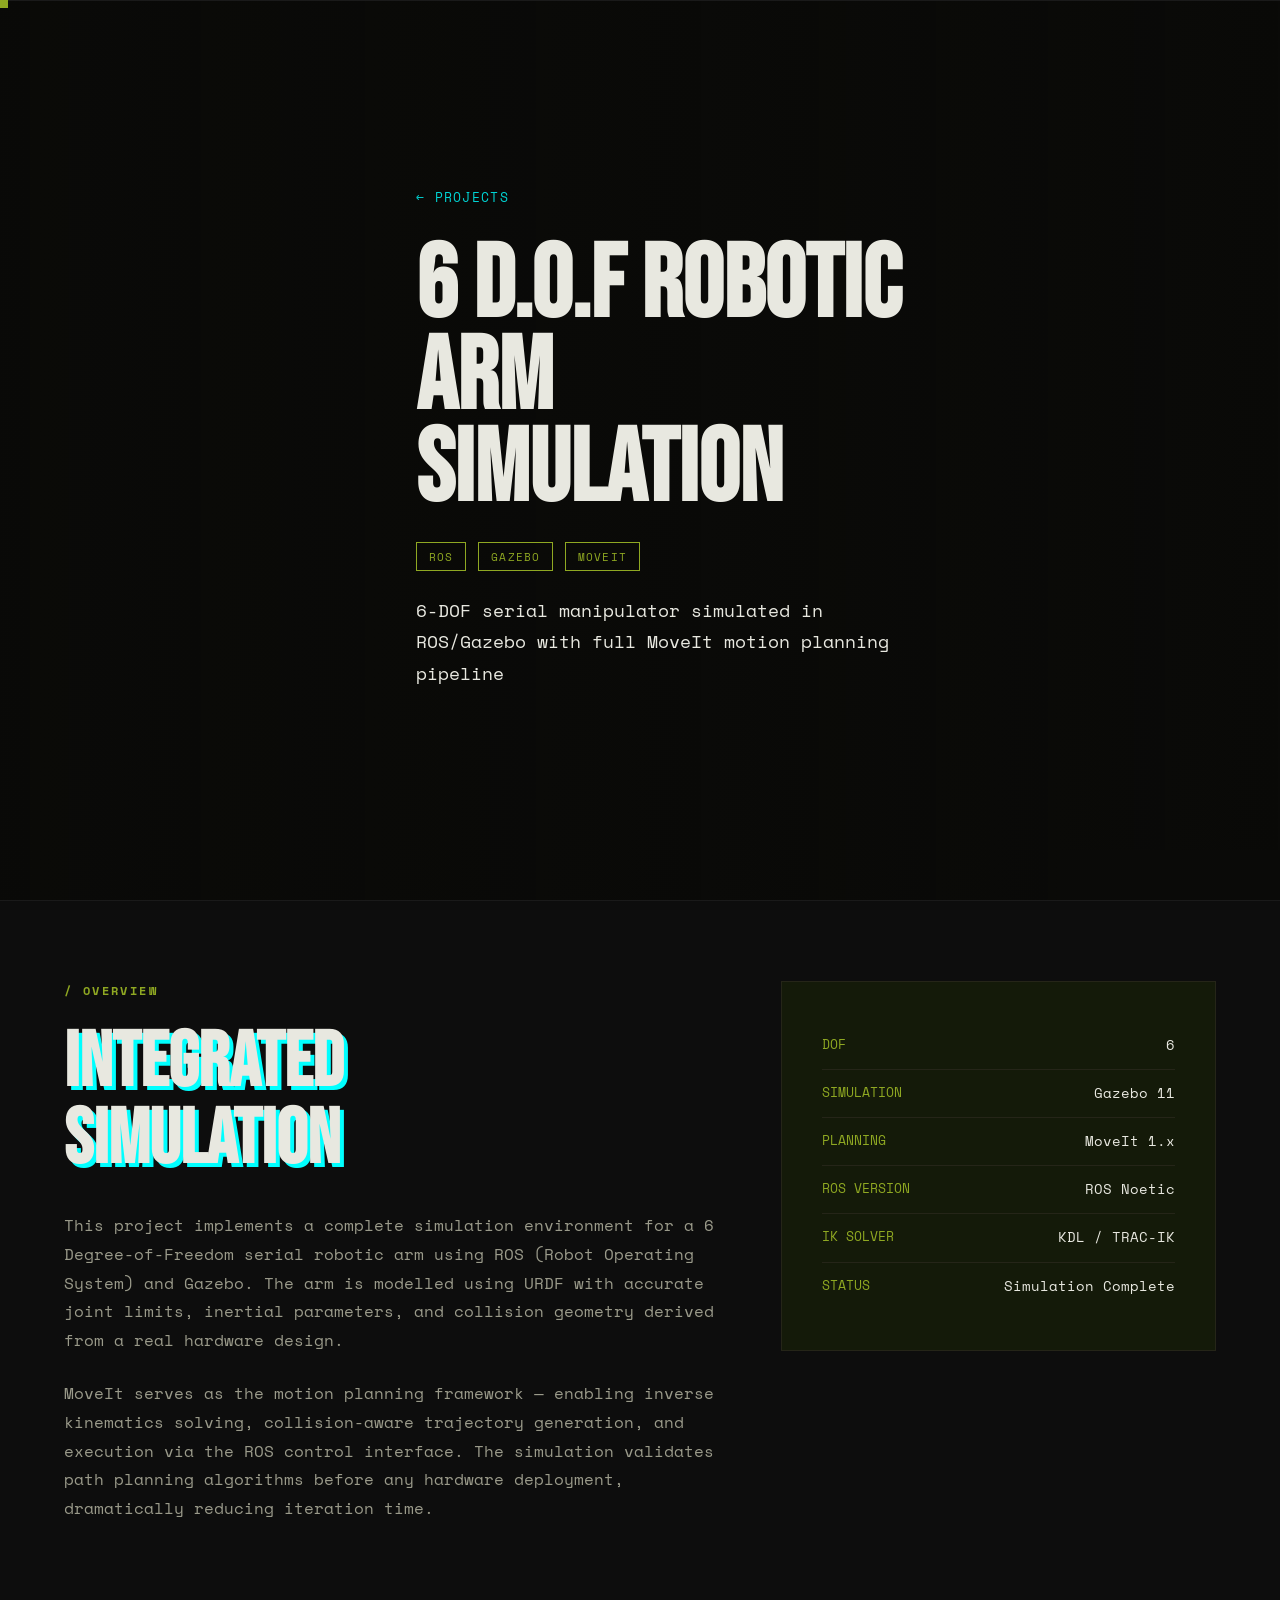
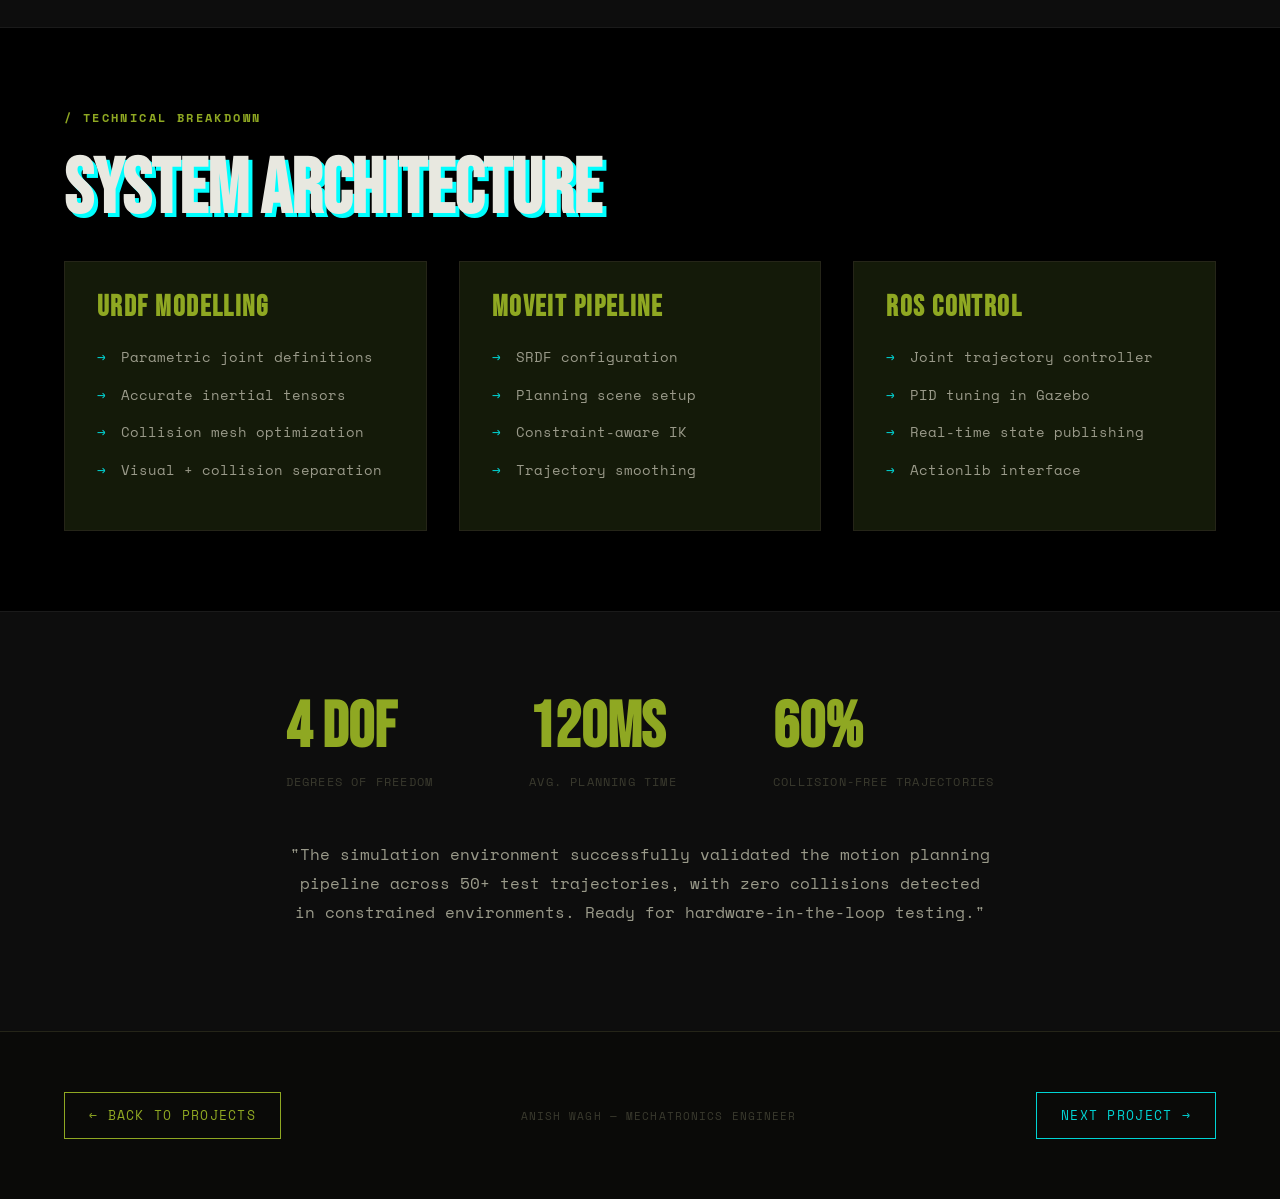
<file: projects/robotic-arm/index.html>
<!DOCTYPE html>
<html lang="en">
<head>
  <meta charset="UTF-8" />
  <meta name="viewport" content="width=device-width, initial-scale=1.0" />
  <title>Robotic Arm Simulation — Anish Wagh</title>
  <link rel="preconnect" href="https://fonts.googleapis.com" />
  <link rel="preconnect" href="https://fonts.gstatic.com" crossorigin />
  <link href="https://fonts.googleapis.com/css2?family=Bebas+Neue&family=Space+Mono:ital,wght@0,400;0,700;1,400&display=swap" rel="stylesheet" />
  
  <!-- CSS: single entry point -->
  <link rel="stylesheet" href="../../assets/css/main.css">

  <style>
    /* ── RESET & ROOT ───────────────────────────── */
    *, *::before, *::after { box-sizing: border-box; margin: 0; padding: 0; cursor: none; }

    :root {
      --bg:          #0a0a08;
      --bg-alt:      #141a09;
      --olive:       #8fa822;
      --olive-dim:   #6b7a1f;
      --cyan:        #00d4d4;
      --text:        #e8e8e0;
      --text-muted:  #9a9a8a;
      --ghost:       #3a3a2e;
      --border:      #252518;
    }

    html { scroll-behavior: smooth; }

    body {
      background: var(--bg);
      color: var(--text);
      font-family: 'Space Mono', monospace;
      min-height: 100vh;
      overflow-x: hidden;
    }

    /* ── CURSOR ─────────────────────────────────── */
    .cursor {
      position: fixed;
      top: -8px;
      left: -8px;
      width: 16px;
      height: 16px;
      background: var(--olive);
      border: 2px solid var(--olive);
      pointer-events: none;
      z-index: 9999;
      will-change: transform;
      transition:
        width 0.5s cubic-bezier(0.34, 1.56, 0.64, 1),
        height 0.5s cubic-bezier(0.34, 1.56, 0.64, 1),
        background 0.3s ease,
        border-color 0.3s ease;
    }
    .cursor.is-hovering {
      width: 40px;
      height: 40px;
      background: transparent;
      border-color: var(--cyan);
      top: -20px;
      left: -20px;
    }

    /* FIX 1 — Hide default cursor over hero */
    #hero,
    #hero *,
    #hero iframe {
      cursor: none !important;
    }

    /* ── GLOBAL SECTION STYLING ─────────────────── */
    section {
      padding: 80px 5vw;
      min-height: 0;
      position: relative;
    }

    .section-label {
      font-family: 'Space Mono', monospace;
      font-size: 0.75rem;
      letter-spacing: 0.2em;
      color: var(--olive);
      margin-bottom: 1.5rem;
      display: block;
      text-transform: uppercase;
    }

    .section-title {
      font-family: 'Bebas Neue', sans-serif;
      font-size: clamp(3rem, 6vw, 5rem);
      color: var(--text);
      line-height: 1;
      margin-bottom: 2rem;
    }

    p {
      line-height: 1.8;
      color: var(--text-muted);
      margin-bottom: 1.5rem;
    }

    /* ── HERO SECTION ────────────────────────────── */
    .hero {
      height: 100vh;
      padding: 0;
      display: flex;
      align-items: center;
      overflow: hidden;
      position: relative; /* Ensure relative for absolute elements */
    }

    .hero-overlay {
      position: absolute;
      inset: 0;
      background: linear-gradient(to right, rgba(10,10,8,0.92) 0%, rgba(10,10,8,0.5) 55%, transparent 100%);
      z-index: 1;
      pointer-events: none;
    }

    .hero-content {
      position: relative;
      z-index: 10; /* Ensure text sits above canvas */
      max-width: 800px;
      padding-left: 5vw;
    }

    .back-link {
      display: inline-flex;
      align-items: center;
      gap: 8px;
      color: var(--cyan);
      text-decoration: none;
      font-family: 'Space Mono', monospace;
      font-size: 0.8rem;
      letter-spacing: 0.1em;
      margin-bottom: 2rem;
      position: relative;
    }

    .back-link::after {
      content: '';
      position: absolute;
      bottom: -2px;
      left: 0;
      width: 0;
      height: 1px;
      background: var(--cyan);
      transition: width 0.3s ease;
    }

    .back-link:hover::after {
      width: 100%;
    }

    .hero-title {
      font-family: 'Bebas Neue', sans-serif;
      font-size: clamp(3rem, 8vw, 7rem);
      color: var(--text);
      line-height: 0.9;
      margin-bottom: 1.5rem;
    }

    .tag-row {
      display: flex;
      gap: 12px;
      margin-bottom: 1.5rem;
    }

    .tag {
      padding: 4px 12px;
      border: 1px solid var(--olive);
      color: var(--olive);
      font-family: 'Space Mono', monospace;
      font-size: 0.7rem;
      text-transform: uppercase;
      letter-spacing: 0.1em;
    }

    .hero-one-liner {
      font-size: 1.1rem;
      max-width: 500px;
      color: var(--text);
    }

    /* ── OVERVIEW SECTION ───────────────────────── */
    .overview-grid {
      display: grid;
      grid-template-columns: 1.5fr 1fr;
      gap: 4rem;
      align-items: start;
    }

    .specs-card {
      background: var(--bg-alt);
      border: 1px solid var(--border);
      padding: 2.5rem;
      font-family: 'Space Mono', monospace;
    }

    .spec-item {
      display: flex;
      justify-content: space-between;
      border-bottom: 1px solid var(--border);
      padding: 12px 0;
    }

    .spec-item:last-child {
      border-bottom: none;
    }

    .spec-label {
      color: var(--olive);
      font-size: 0.8rem;
      text-transform: uppercase;
    }

    .spec-value {
      color: var(--text);
      font-size: 0.85rem;
      text-align: right;
    }

    /* ── BREAKDOWN SECTION ──────────────────────── */
    .breakdown-grid {
      display: grid;
      grid-template-columns: repeat(3, 1fr);
      gap: 2rem;
    }

    .breakdown-card {
      background: var(--bg-alt);
      border: 1px solid var(--border);
      padding: 2rem;
      position: relative;
      transition: border-color 0.3s ease;
    }

    .breakdown-card:hover {
      border-color: var(--cyan);
    }

    .breakdown-card::before {
      content: '';
      position: absolute;
      top: 0;
      left: 0;
      width: 4px;
      height: 0;
      background: var(--cyan);
      transition: height 0.3s ease;
    }

    .breakdown-card:hover::before {
      height: 100%;
    }

    .card-title {
      font-family: 'Bebas Neue', sans-serif;
      font-size: 1.8rem;
      color: var(--olive);
      margin-bottom: 1.5rem;
      letter-spacing: 0.05em;
    }

    .card-bullets {
      list-style: none;
    }

    .card-bullets li {
      position: relative;
      padding-left: 1.5rem;
      margin-bottom: 1rem;
      font-size: 0.85rem;
      color: var(--text-muted);
      line-height: 1.6;
    }

    .card-bullets li::before {
      content: '→';
      position: absolute;
      left: 0;
      color: var(--cyan);
    }

    /* ── RESULTS SECTION ────────────────────────── */
    .results {
      background: #0d0d0b;
      text-align: center;
    }

    .stats-row {
      display: flex;
      justify-content: center;
      gap: 6rem;
      margin-bottom: 3rem;
    }

    .stat-item {
      display: flex;
      flex-direction: column;
      gap: 8px;
    }

    .stat-value {
      font-family: 'Bebas Neue', sans-serif;
      font-size: 4rem;
      color: var(--olive);
      line-height: 1;
    }

    .stat-value.counted {
      /* prevent snapping during count */
    }

    .stat-label {
      font-family: 'Space Mono', monospace;
      font-size: 0.75rem;
      text-transform: uppercase;
      letter-spacing: 0.1em;
      color: var(--ghost);
    }

    .results-text {
      max-width: 700px;
      margin: 0 auto;
    }

    /* ── FOOTER NAV ─────────────────────────────── */
    .footer-nav {
      border-top: 1px solid var(--border);
      display: flex;
      justify-content: space-between;
      align-items: center;
      padding: 60px 5vw;
    }

    .nav-btn {
      display: inline-flex;
      align-items: center;
      padding: 12px 24px;
      border: 1px solid var(--border);
      text-decoration: none;
      font-family: 'Space Mono', monospace;
      font-size: 0.8rem;
      text-transform: uppercase;
      letter-spacing: 0.1em;
      transition: all 0.3s ease;
    }

    .btn-prev {
      color: var(--olive);
      border-color: var(--olive);
    }

    .btn-prev:hover {
      background: var(--olive);
      color: var(--bg);
    }

    .btn-next {
      color: var(--cyan);
      border-color: var(--cyan);
    }

    .btn-next:hover {
      background: var(--cyan);
      color: var(--bg);
    }

    .copyright {
      font-size: 0.7rem;
      color: var(--ghost);
      letter-spacing: 0.1em;
    }

    /* ── RESPONSIVE ────────────────────────────── */
    @media (max-width: 900px) {
      .overview-grid, .breakdown-grid {
        grid-template-columns: 1fr;
      }
      .stats-row {
        flex-direction: column;
        gap: 3rem;
      }
      .footer-nav {
        flex-direction: column;
        gap: 2rem;
        text-align: center;
      }
    }
  </style>
</head>
<body>

  <div class="cursor"></div>

  <!-- HERO SECTION -->
  <section class="hero" id="hero">
    <div style="position:absolute;top:0;left:0;width:100%;height:100%;z-index:0;">
      <iframe 
        src='https://my.spline.design/robotarm-FQDq7fXaX5ij8xSDOfD5jQYj/' 
        frameborder='0' 
        style='position:absolute;top:0;left:0;width:100%;height:100%;border:none;'
      ></iframe>
      <div id="spline-cover" style="
        position:absolute;
        top:0;left:0;
        width:100%;height:100%;
        z-index:2;
        background:transparent;
        cursor:none;
      "></div>
      <div style="
        position:absolute;
        bottom:0;right:0;
        width:220px;height:50px;
        background:#0a0a08;
        z-index:6;
      "></div>
    </div>
    <div class="hero-overlay"></div>
    <div class="hero-content" style="pointer-events: none;">
      <a href="../../projects.html" class="back-link" style="pointer-events: auto;">← PROJECTS</a>
      <h1 class="hero-title">6 D.O.F ROBOTIC<br>ARM SIMULATION</h1>
      <div class="tag-row">
        <span class="tag">ROS</span>
        <span class="tag">Gazebo</span>
        <span class="tag">MoveIt</span>
      </div>
      <p class="hero-one-liner">6-DOF serial manipulator simulated in ROS/Gazebo with full MoveIt motion planning pipeline</p>
    </div>
  </section>

  <!-- OVERVIEW SECTION -->
  <section id="overview">
    <div class="overview-grid">
      <div class="overview-text">
        <span class="section-label">/ OVERVIEW</span>
        <h2 class="section-title">INTEGRATED<br>SIMULATION</h2>
        <p>This project implements a complete simulation environment for a 6 Degree-of-Freedom serial robotic arm using ROS (Robot Operating System) and Gazebo. The arm is modelled using URDF with accurate joint limits, inertial parameters, and collision geometry derived from a real hardware design.</p>
        <p>MoveIt serves as the motion planning framework — enabling inverse kinematics solving, collision-aware trajectory generation, and execution via the ROS control interface. The simulation validates path planning algorithms before any hardware deployment, dramatically reducing iteration time.</p>
      </div>
      <div class="specs-card">
        <div class="spec-item">
          <span class="spec-label">DOF</span>
          <span class="spec-value">6</span>
        </div>
        <div class="spec-item">
          <span class="spec-label">Simulation</span>
          <span class="spec-value">Gazebo 11</span>
        </div>
        <div class="spec-item">
          <span class="spec-label">Planning</span>
          <span class="spec-value">MoveIt 1.x</span>
        </div>
        <div class="spec-item">
          <span class="spec-label">ROS Version</span>
          <span class="spec-value">ROS Noetic</span>
        </div>
        <div class="spec-item">
          <span class="spec-label">IK Solver</span>
          <span class="spec-value">KDL / TRAC-IK</span>
        </div>
        <div class="spec-item">
          <span class="spec-label">Status</span>
          <span class="spec-value">Simulation Complete</span>
        </div>
      </div>
    </div>
  </section>

  <!-- BREAKDOWN SECTION -->
  <section id="breakdown">
    <span class="section-label">/ TECHNICAL BREAKDOWN</span>
    <h2 class="section-title">SYSTEM ARCHITECTURE</h2>
    <div class="breakdown-grid">
      <div class="breakdown-card">
        <h3 class="card-title">URDF Modelling</h3>
        <ul class="card-bullets">
          <li>Parametric joint definitions</li>
          <li>Accurate inertial tensors</li>
          <li>Collision mesh optimization</li>
          <li>Visual + collision separation</li>
        </ul>
      </div>
      <div class="breakdown-card">
        <h3 class="card-title">MoveIt Pipeline</h3>
        <ul class="card-bullets">
          <li>SRDF configuration</li>
          <li>Planning scene setup</li>
          <li>Constraint-aware IK</li>
          <li>Trajectory smoothing</li>
        </ul>
      </div>
      <div class="breakdown-card">
        <h3 class="card-title">ROS Control</h3>
        <ul class="card-bullets">
          <li>Joint trajectory controller</li>
          <li>PID tuning in Gazebo</li>
          <li>Real-time state publishing</li>
          <li>Actionlib interface</li>
        </ul>
      </div>
    </div>
  </section>

  <!-- RESULTS SECTION -->
  <section class="results">
    <div class="stats-row">
      <div class="stat-item">
        <span class="stat-value" data-target="6" data-suffix=" DOF">0 DOF</span>
        <span class="stat-label">Degrees of Freedom</span>
      </div>
      <div class="stat-item">
        <span class="stat-value" data-target="200" data-suffix="ms">0ms</span>
        <span class="stat-label">Avg. Planning Time</span>
      </div>
      <div class="stat-item">
        <span class="stat-value" data-target="100" data-suffix="%">0%</span>
        <span class="stat-label">Collision-Free Trajectories</span>
      </div>
    </div>
    <div class="results-text">
      <p>"The simulation environment successfully validated the motion planning pipeline across 50+ test trajectories, with zero collisions detected in constrained environments. Ready for hardware-in-the-loop testing."</p>
    </div>
  </section>

  <!-- FOOTER NAV -->
  <footer class="footer-nav">
    <a href="../../projects.html" class="nav-btn btn-prev">← BACK TO PROJECTS</a>
    <span class="copyright">ANISH WAGH — MECHATRONICS ENGINEER</span>
    <a href="#" class="nav-btn btn-next">NEXT PROJECT →</a>
  </footer>

  <!-- SCRIPTS -->
  <script src="../../assets/js/cursor.js"></script>

  <!-- Stats Counter Animation & FIXES -->
  <script>
    document.addEventListener('DOMContentLoaded', () => {
      // FIXES — Prevent Scroll Hijacking & Handle Cover div
      const splineCover = document.getElementById('spline-cover');
      if (splineCover) {
        splineCover.addEventListener('wheel', function(e) {
          e.preventDefault();
          window.scrollBy({ top: e.deltaY * 1.5, behavior: 'smooth' });
        }, { passive: false });

        splineCover.style.cursor = 'none';
      }

      const animateCounter = (el) => {
        const target = parseInt(el.dataset.target);
        if (isNaN(target)) return;
        
        const duration = 1500;
        const frameRate = 1000 / 60;
        const totalFrames = Math.round(duration / frameRate);
        let currentFrame = 0;
        
        const suffix = el.dataset.suffix || '';
        
        const timer = setInterval(() => {
          currentFrame++;
          const progress = currentFrame / totalFrames;
          const easedProgress = 1 - (1 - progress) * (1 - progress);
          const current = Math.round(easedProgress * target);
          
          if (currentFrame >= totalFrames) {
            el.textContent = target + suffix;
            clearInterval(timer);
          } else {
            el.textContent = current + suffix;
          }
        }, frameRate);
      };

      const observer = new IntersectionObserver((entries) => {
        entries.forEach(entry => {
          if (entry.isIntersecting) {
            entry.target.querySelectorAll('.stat-value').forEach(el => {
              if (!el.classList.contains('counted')) {
                el.classList.add('counted');
                animateCounter(el);
              }
            });
          }
        });
      }, { threshold: 0.2 });

      const resultsSection = document.querySelector('.results');
      if (resultsSection) {
        observer.observe(resultsSection);
      }
    });
  </script>
</body>
</html>
</file>
<file: assets/css/main.css>
@import './reset.css';
@import './variables.css';
@import './typography.css';
@import './animations.css';
@import './components.css';
@import './sections/hero.css';
@import './sections/about.css';
@import './sections/projects.css';
@import './sections/skills.css';
@import './sections/experience.css';
@import './sections/contact.css';
@import './sections/blog.css';
@import './sections/gallery.css';
</file>
